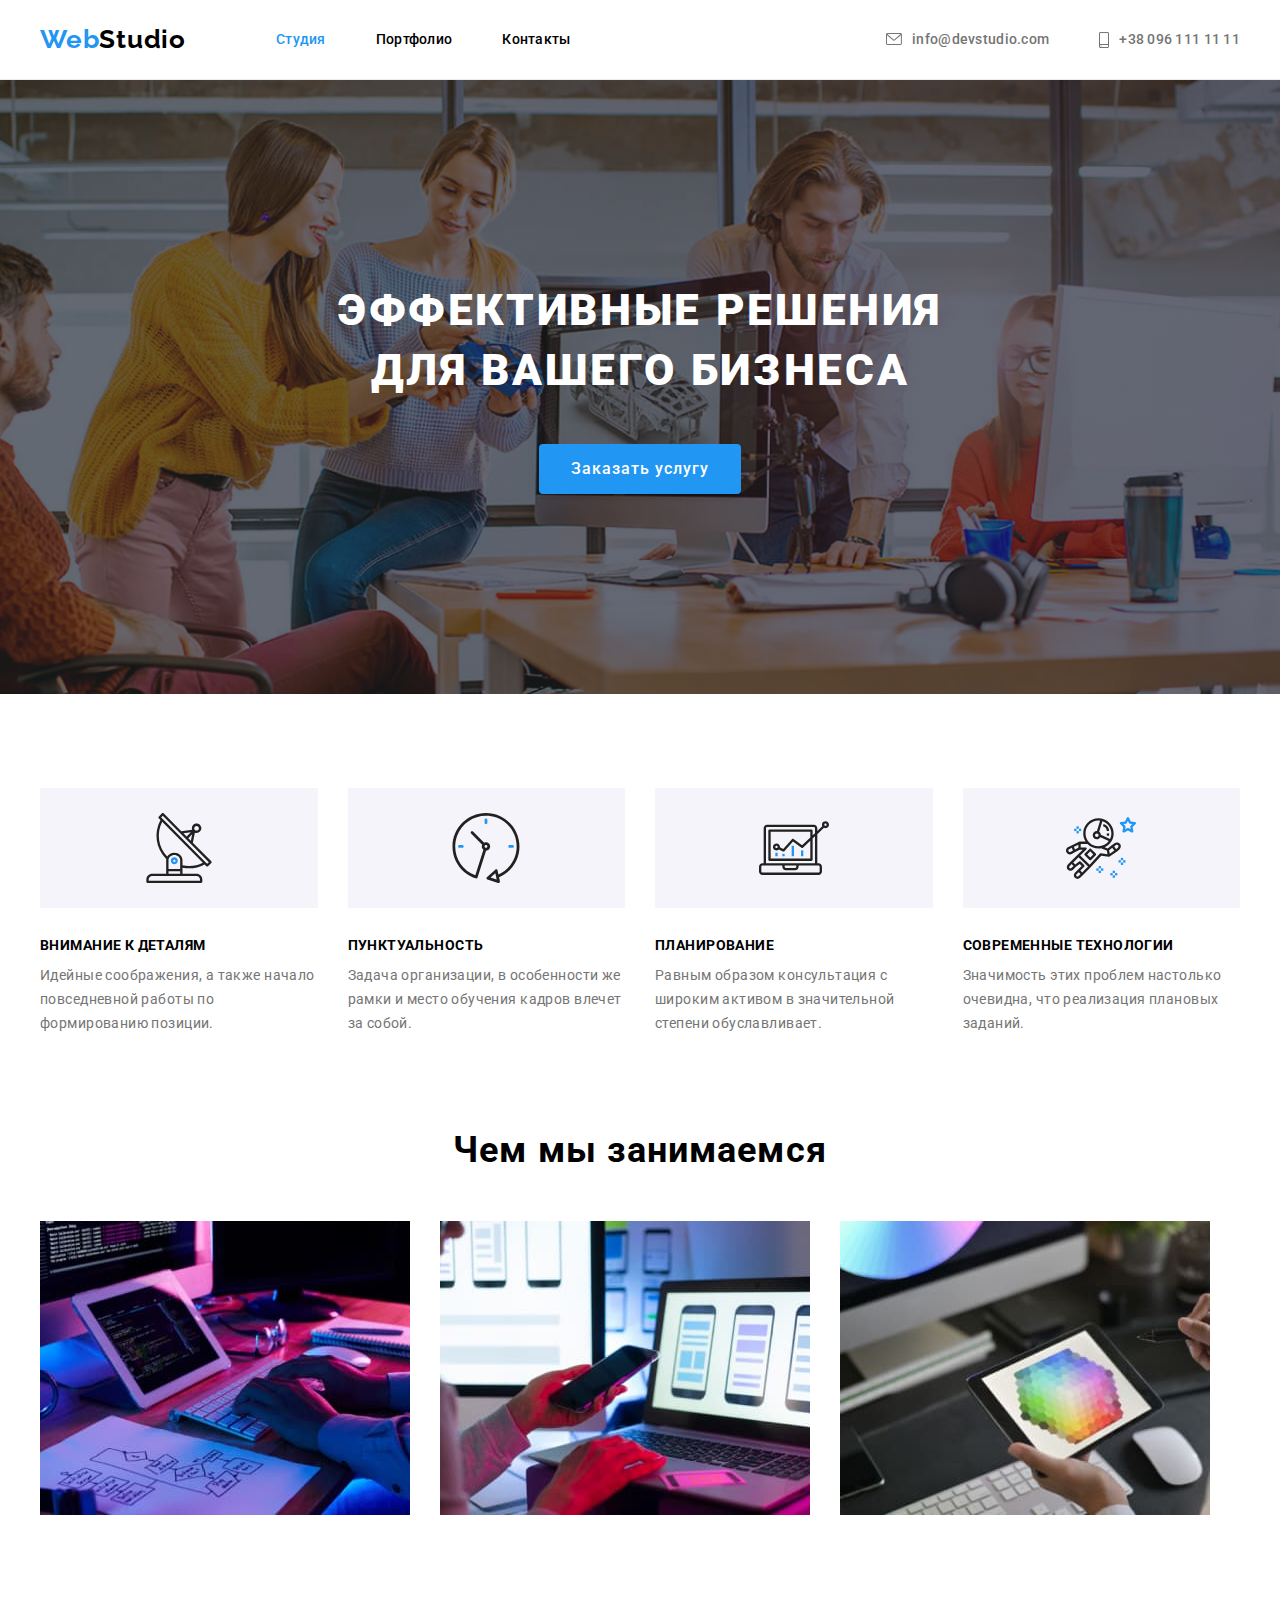
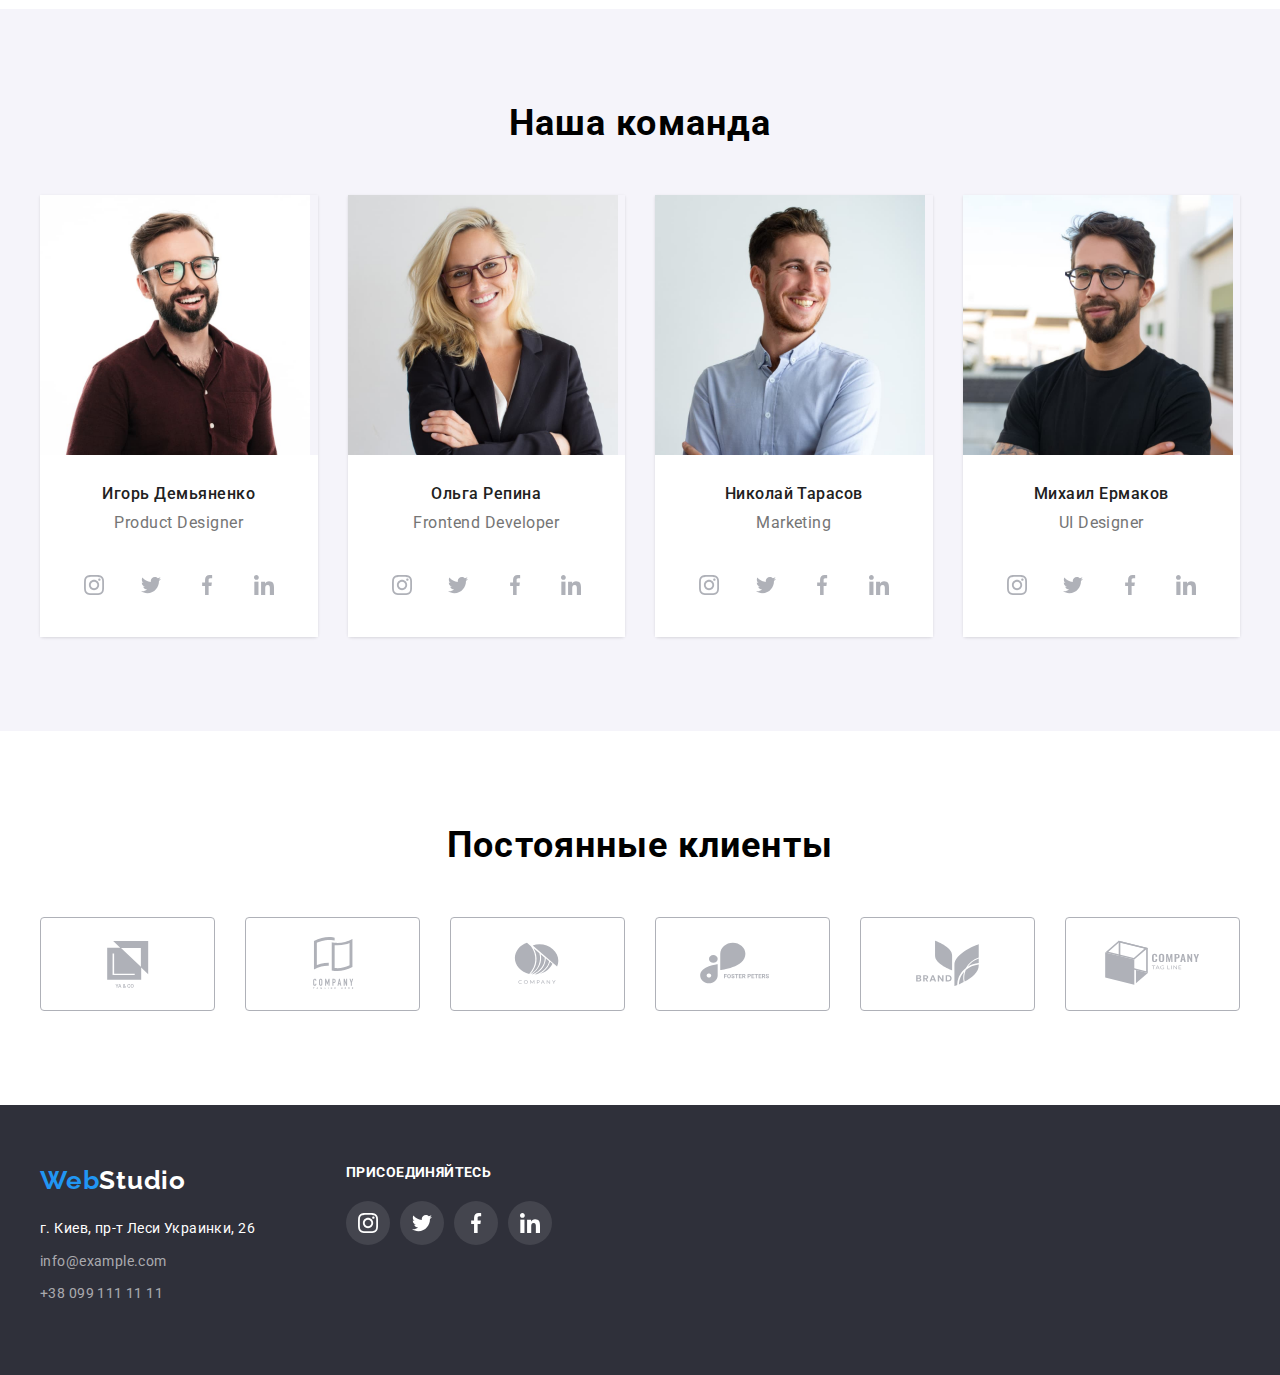
<file: index.html>
<!DOCTYPE html>
<html lang="en">
  <head>
    <meta charset="UTF-8" />
    <meta http-equiv="X-UA-Compatible" content="IE=edge" />
    <meta name="viewport" content="width=device-width, initial-scale=1.0" />
    <title>Главная</title>
    <link
      rel="stylesheet"
      href="https://cdnjs.cloudflare.com/ajax/libs/modern-normalize/1.1.0/modern-normalize.min.css"
      integrity="sha512-wpPYUAdjBVSE4KJnH1VR1HeZfpl1ub8YT/NKx4PuQ5NmX2tKuGu6U/JRp5y+Y8XG2tV+wKQpNHVUX03MfMFn9Q=="
      crossorigin="anonymous"
      referrerpolicy="no-referrer"
    />
    <link rel="preconnect" href="https://fonts.gstatic.com" />
    <link
      href="https://fonts.googleapis.com/css2?family=Raleway:wght@700&family=Roboto:wght@400;500;700;900&display=swap"
      rel="stylesheet"
    />
    <link rel="stylesheet" href="./css/style.css" />
  </head>
  <body>
    <!--HEADER-->

    <header class="page-header">
      <div class="container">
        <nav class="nav">
          <a href="./" class="page-logo">
            <span class="first-half-logo">Web</span><span>Studio</span>
          </a>

          <ul class="site-nav">
            <li class="nav-link">
              <a href="./" class="link link-current">Студия</a>
            </li>
            <li class="nav-link">
              <a href="./portfolio.html" class="link">Портфолио</a>
            </li>
            <li class="nav-link">
              <a href="./" class="link"> Контакты</a>
            </li>
          </ul>

          <ul class="contact-nav">
            <li class="nav-link-contact contact-email">
              <a href="mailto:info@devstudio.com" class="contact-item">
                <svg class="nav_icon" width="16" height="12">
                  <use href="./images/icons.svg#icon-envelope"></use>
                </svg>
                info@devstudio.com
              </a>
            </li>
            <li class="nav-link-contact contact-tel">
              <a href="tel:+380961111111" class="contact-item">
                <svg class="nav_icon" width="10" height="16">
                  <use href="./images/icons.svg#icon-smartphone"></use>
                </svg>
                +38 096 111 11 11
              </a>
            </li>
          </ul>
        </nav>
      </div>
    </header>

    <main>
      <!--HERO-->
      <section class="hero">
        <div class="container">
          <h1 class="hero-title">
            Эффективные решения <br />для вашего бизнеса
          </h1>
          <button type="button" class="button-primary">Заказать услугу</button>
        </div>
      </section>

      <!--ABOUT-->
      <section class="about-section">
        <div class="container">
          <h2 hidden>О нас</h2>
          <ul class="about">
            <li class="item icon-antenna">
              <h3 class="about-title">Внимание к деталям</h3>
              <p>
                Идейные соображения, а также начало повседневной работы по
                формированию позиции.
              </p>
            </li>
            <li class="item icon-clock">
              <h3 class="about-title">Пунктуальность</h3>
              <p>
                Задача организации, в особенности же рамки и место обучения
                кадров влечет за собой.
              </p>
            </li>
            <li class="item icon-diagram">
              <h3 class="about-title">Планирование</h3>
              <p>
                Равным образом консультация с широким активом в значительной
                степени обуславливает.
              </p>
            </li>
            <li class="item icon-astronaut">
              <h3 class="about-title">Современные технологии</h3>
              <p>
                Значимость этих проблем настолько очевидна, что реализация
                плановых заданий.
              </p>
            </li>
          </ul>
        </div>
      </section>

      <section class="container-section">
        <div class="container">
          <h2 class="work-title">Чем мы занимаемся</h2>
          <ul class="works">
            <li class="item">
              <img
                src="./images/about/tablet-on-the-table.jpg"
                alt="работающий планшет на столе"
                width="370"
              />
            </li>
            <li class="item">
              <img
                src="./images/about/work-on-the-laptop-and-phone.jpg"
                alt="работа на ноутбуке и телефоне"
                width="370"
              />
            </li>
            <li class="item">
              <img
                src="./images/about/colors-on-the-tablet.jpg"
                alt="цветная палитра на планшете"
                width="370"
              />
            </li>
          </ul>
        </div>
      </section>

      <!--TEAM-->

      <section class="team-section container-section">
        <div class="container">
          <h2>Наша команда</h2>
          <ul class="team-list">
            <li class="item team-card">
              <img
                src="./images/team/ihor.jpg"
                class="item-img"
                alt="Игорь Демьяненко"
                width="270"
              />
              <div class="team-item-content">
                <h3 class="name">Игорь Демьяненко</h3>
                <p lang="en" class="manager-desc">Product Designer</p>
                <ul class="social-list">
                  <li class="social-list-item">
                    <a href="" class="social-list-link">
                      <svg class="social-link-icon">
                        <use href="./images/icons.svg#icon-instagram"></use>
                      </svg>
                    </a>
                  </li>
                  <li class="social-list-item">
                    <a href="" class="social-list-link">
                      <svg class="social-link-icon">
                        <use href="./images/icons.svg#icon-twitter"></use>
                      </svg>
                    </a>
                  </li>
                  <li class="social-list-item">
                    <a href="" class="social-list-link">
                      <svg class="social-link-icon">
                        <use href="./images/icons.svg#icon-facebook"></use>
                      </svg>
                    </a>
                  </li>
                  <li class="social-list-item">
                    <a href="" class="social-list-link">
                      <svg class="social-link-icon">
                        <use href="./images/icons.svg#icon-linkedin"></use>
                      </svg>
                    </a>
                  </li>
                </ul>
              </div>
            </li>
            <li class="item team-card">
              <img
                src="./images/team/olha.jpg"
                class="item-img"
                alt="Ольга Репина"
                width="270"
              />
              <div class="team-item-content">
                <h3 class="name">Ольга Репина</h3>
                <p lang="en" class="manager-desc">Frontend Developer</p>
                <ul class="social-list">
                  <li class="social-list-item">
                    <a href="" class="social-list-link">
                      <svg class="social-link-icon">
                        <use href="./images/icons.svg#icon-instagram"></use>
                      </svg>
                    </a>
                  </li>
                  <li class="social-list-item">
                    <a href="" class="social-list-link">
                      <svg class="social-link-icon">
                        <use href="./images/icons.svg#icon-twitter"></use>
                      </svg>
                    </a>
                  </li>
                  <li class="social-list-item">
                    <a href="" class="social-list-link">
                      <svg class="social-link-icon">
                        <use href="./images/icons.svg#icon-facebook"></use>
                      </svg>
                    </a>
                  </li>
                  <li class="social-list-item">
                    <a href="" class="social-list-link">
                      <svg class="social-link-icon">
                        <use href="./images/icons.svg#icon-linkedin"></use>
                      </svg>
                    </a>
                  </li>
                </ul>
              </div>
            </li>
            <li class="item team-card">
              <img
                src="./images/team/nikolay.jpg"
                class="item-img"
                alt="Николай Тарасов"
                width="270"
              />
              <div class="team-item-content">
                <h3 class="name">Николай Тарасов</h3>
                <p lang="en" class="manager-desc">Marketing</p>
                <ul class="social-list">
                  <li class="social-list-item">
                    <a href="" class="social-list-link">
                      <svg class="social-link-icon">
                        <use href="./images/icons.svg#icon-instagram"></use>
                      </svg>
                    </a>
                  </li>
                  <li class="social-list-item">
                    <a href="" class="social-list-link">
                      <svg class="social-link-icon">
                        <use href="./images/icons.svg#icon-twitter"></use>
                      </svg>
                    </a>
                  </li>
                  <li class="social-list-item">
                    <a href="" class="social-list-link">
                      <svg class="social-link-icon">
                        <use href="./images/icons.svg#icon-facebook"></use>
                      </svg>
                    </a>
                  </li>
                  <li class="social-list-item">
                    <a href="" class="social-list-link">
                      <svg class="social-link-icon">
                        <use href="./images/icons.svg#icon-linkedin"></use>
                      </svg>
                    </a>
                  </li>
                </ul>
              </div>
            </li>
            <li class="item team-card">
              <img
                src="./images/team/michael.jpg"
                class="item-img"
                alt="Михаил Ермаков"
                width="270"
              />
              <div class="team-item-content">
                <h3 class="name">Михаил Ермаков</h3>
                <p lang="en" class="manager-desc">UI Designer</p>
                <ul class="social-list">
                  <li class="social-list-item">
                    <a href="" class="social-list-link">
                      <svg class="social-link-icon">
                        <use href="./images/icons.svg#icon-instagram"></use>
                      </svg>
                    </a>
                  </li>
                  <li class="social-list-item">
                    <a href="" class="social-list-link">
                      <svg class="social-link-icon">
                        <use href="./images/icons.svg#icon-twitter"></use>
                      </svg>
                    </a>
                  </li>
                  <li class="social-list-item">
                    <a href="" class="social-list-link">
                      <svg class="social-link-icon">
                        <use href="./images/icons.svg#icon-facebook"></use>
                      </svg>
                    </a>
                  </li>
                  <li class="social-list-item">
                    <a href="" class="social-list-link">
                      <svg class="social-link-icon">
                        <use href="./images/icons.svg#icon-linkedin"></use>
                      </svg>
                    </a>
                  </li>
                </ul>
              </div>
            </li>
          </ul>
        </div>
      </section>

      <!--CLIENTS-->

      <section class="container-section">
        <div class="container">
          <h2 class="work-title">Постоянные клиенты</h2>
          <ul class="clients">
            <li class="clients-item">
              <a href="" class="link clients-link">
                <svg class="clients-list-icon">
                  <use href="./images/icons.svg#icon-client-1"></use>
                </svg>
              </a>
            </li>
            <li class="clients-item">
              <a href="" class="link clients-link">
                <svg class="clients-list-icon">
                  <use href="./images/icons.svg#icon-client-2"></use>
                </svg>
              </a>
            </li>
            <li class="clients-item">
              <a href="" class="link clients-link">
                <svg class="clients-list-icon">
                  <use href="./images/icons.svg#icon-client-3"></use>
                </svg>
              </a>
            </li>
            <li class="clients-item">
              <a href="" class="link clients-link">
                <svg class="clients-list-icon">
                  <use href="./images/icons.svg#icon-client-4"></use>
                </svg>
              </a>
            </li>
            <li class="clients-item">
              <a href="" class="link clients-link">
                <svg class="clients-list-icon">
                  <use href="./images/icons.svg#icon-client-5"></use>
                </svg>
              </a>
            </li>
            <li class="clients-item">
              <a href="" class="link clients-link">
                <svg class="clients-list-icon">
                  <use href="./images/icons.svg#icon-client-6"></use>
                </svg>
              </a>
            </li>
          </ul>
        </div>
      </section>
    </main>

    <!--FOOTER-->
    <footer class="footer-page">
      <div class="container footer-container">
        <address class="footer-adress">
          <a href="./" class="page-logo">
            <span class="first-half-logo">Web</span
            ><span class="second-half-logo">Studio</span>
          </a>
          <ul class="footer-text-adress">
            <li>
              <a
                href="https://goo.gl/maps/CdUpNPRb44qNXqT29"
                target="_blank"
                rel="noopener noreferrer"
              >
                <p class="adress">г. Киев, пр-т Леси Украинки, 26</p>
              </a>
            </li>
            <li class="footer-contact">
              <a href="mailto:info@example.com">info@example.com</a>
            </li>
            <li class="footer-contact">
              <a href="tel:+380991111111">+38 099 111 11 11</a>
            </li>
          </ul>
        </address>
        
        <div class="footer-social">
          <h3 class="social-title">Присоединяйтесь</h3>
        <ul class="footer-social-icons">
          <li class="footer-social-item">
            <a href="" class="footer-social-link">
              <svg class="footer-social-icon">
                <use href="./images/icons.svg#icon-instagram"></use>
              </svg>
            </a>
          </li>
          <li class="footer-social-item">
            <a href="" class="footer-social-link">
              <svg class="footer-social-icon">
                <use href="./images/icons.svg#icon-twitter"></use>
              </svg>
            </a>
          </li>
          <li class="footer-social-item">
            <a href="" class="footer-social-link">
              <svg class="footer-social-icon">
                <use href="./images/icons.svg#icon-facebook"></use>
              </svg>
            </a>
          </li>
          <li class="footer-social-item">
            <a href="" class="footer-social-link">
              <svg class="footer-social-icon">
                <use href="./images/icons.svg#icon-linkedin"></use>
              </svg>
            </a>
          </li>
        </ul>
        </div>

      </div>
    </footer>
  </body>
</html>
</file>
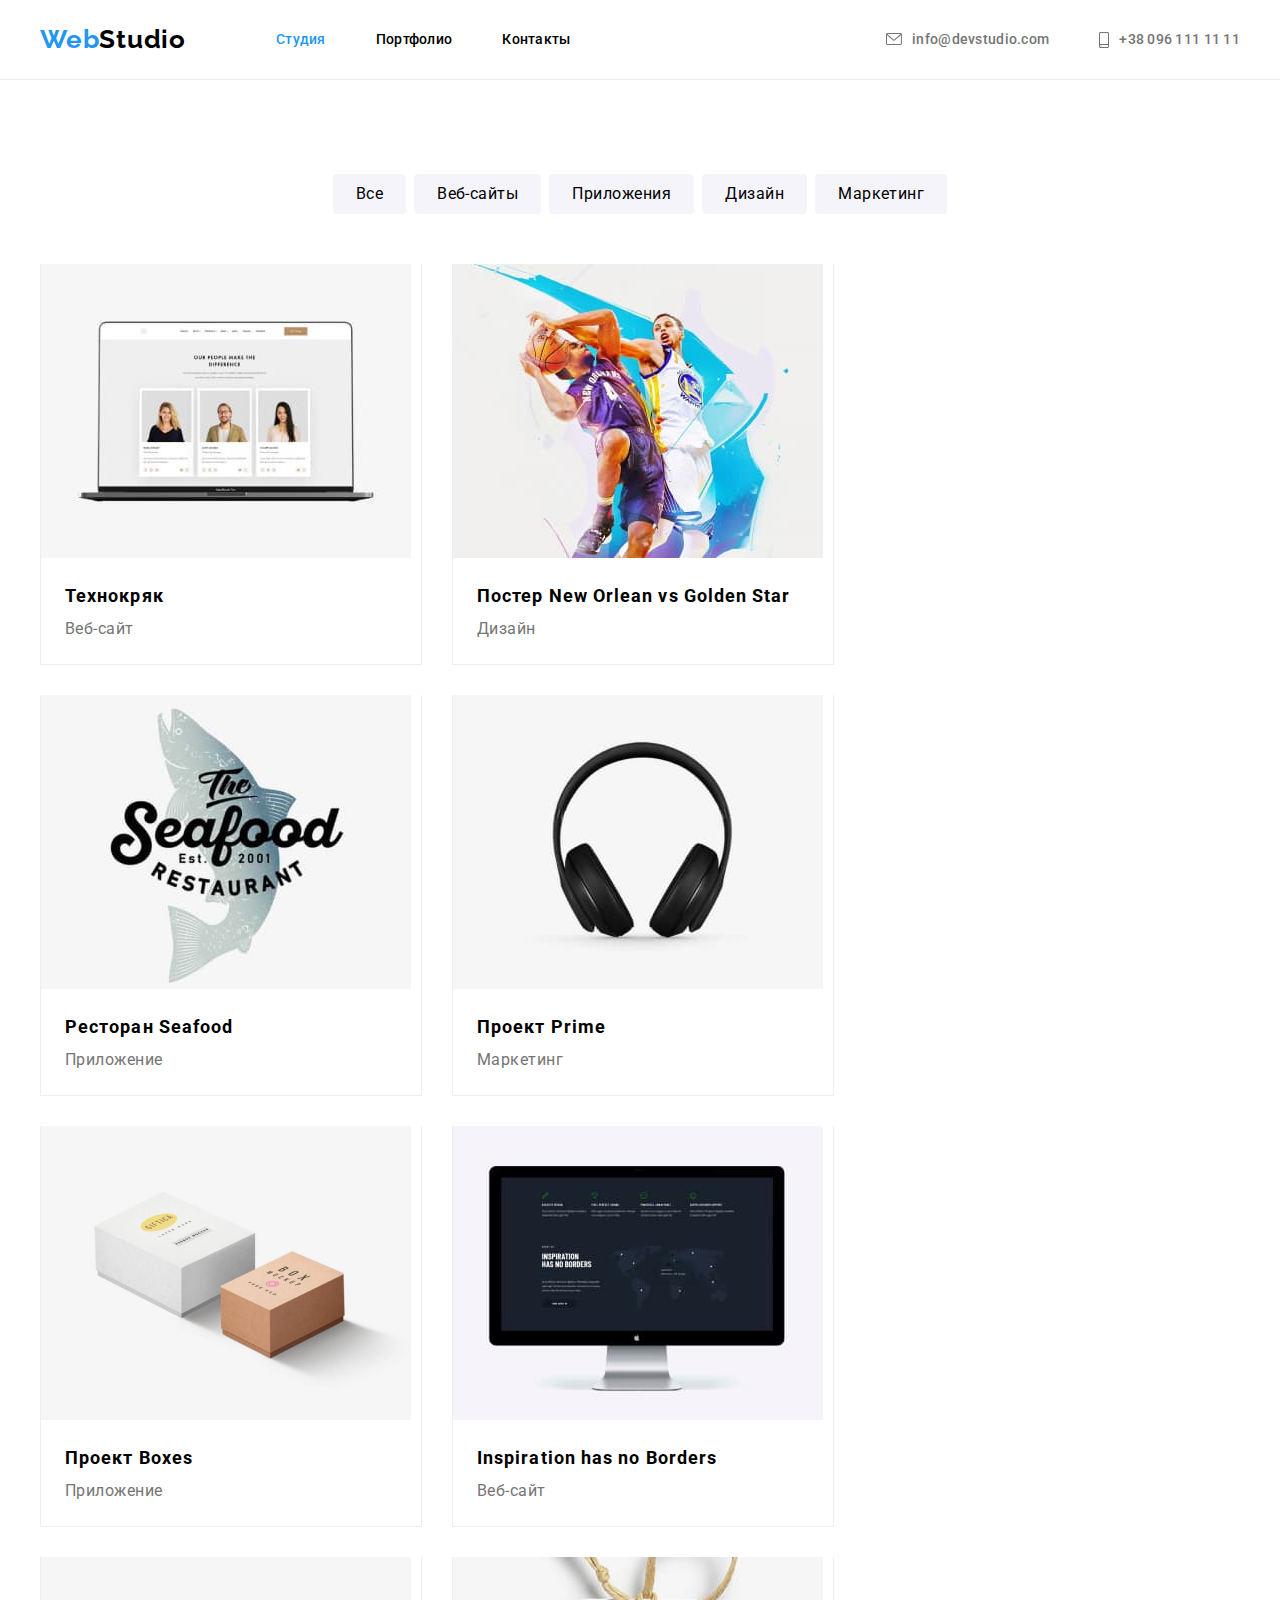
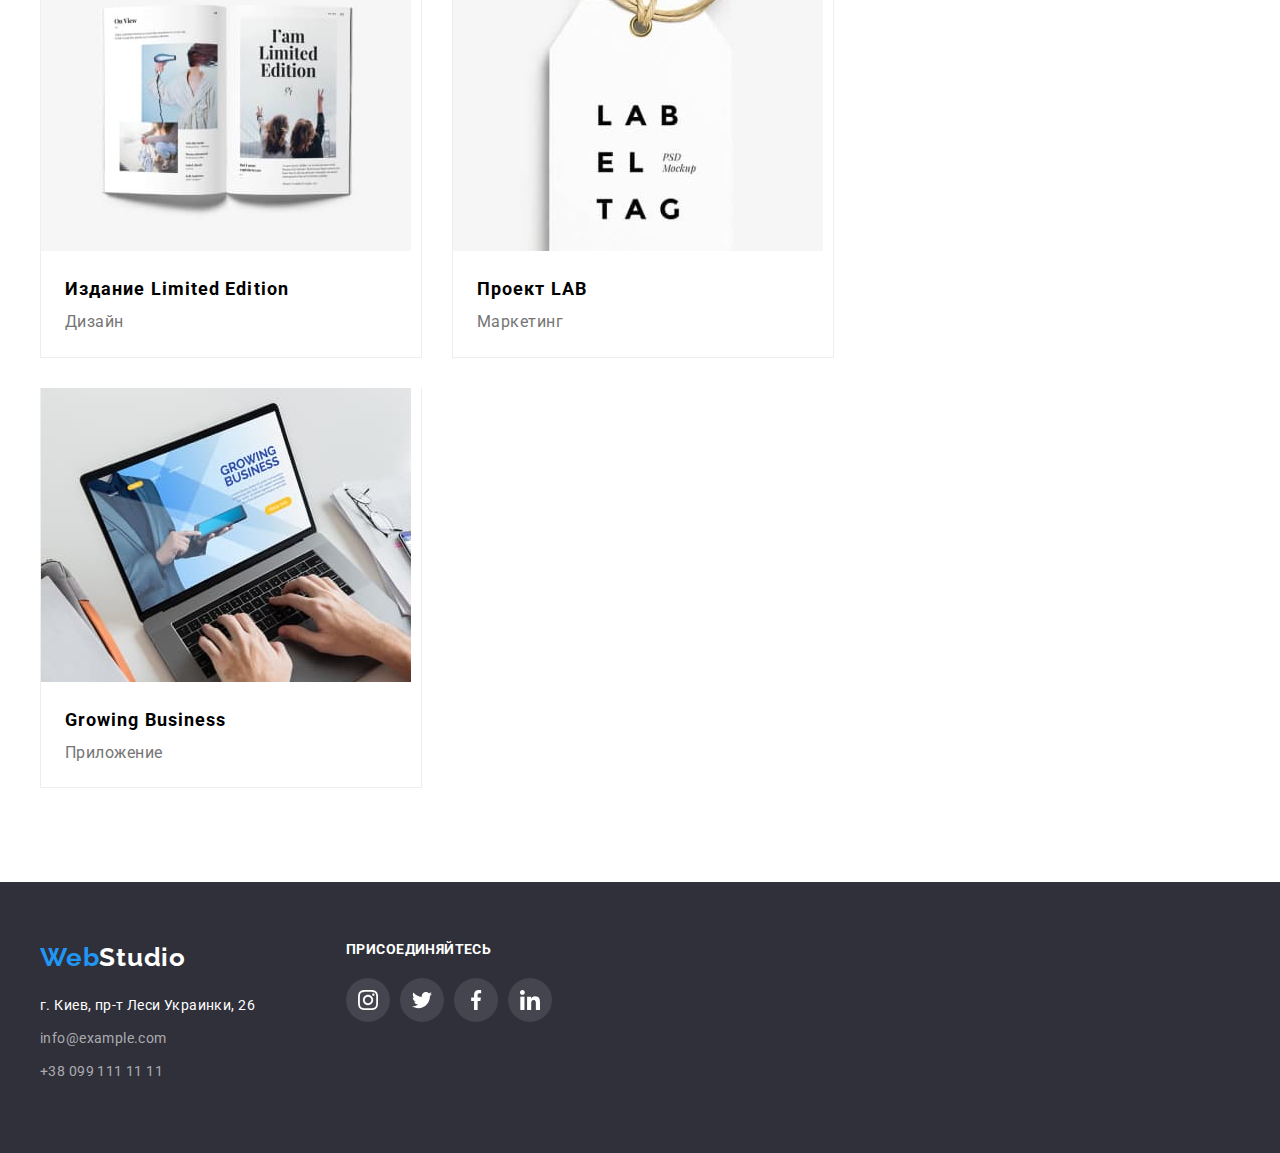
<file: portfolio.html>
<!DOCTYPE html>
<html lang="en">
  <head>
    <meta charset="UTF-8" />
    <meta http-equiv="X-UA-Compatible" content="IE=edge" />
    <meta name="viewport" content="width=device-width, initial-scale=1.0" />
    <title>Портфолио</title>
    <link
      rel="stylesheet"
      href="https://cdnjs.cloudflare.com/ajax/libs/modern-normalize/1.1.0/modern-normalize.min.css"
      integrity="sha512-wpPYUAdjBVSE4KJnH1VR1HeZfpl1ub8YT/NKx4PuQ5NmX2tKuGu6U/JRp5y+Y8XG2tV+wKQpNHVUX03MfMFn9Q=="
      crossorigin="anonymous"
      referrerpolicy="no-referrer"
    />
    <link rel="preconnect" href="https://fonts.gstatic.com" />
    <link
      href="https://fonts.googleapis.com/css2?family=Raleway:wght@700&family=Roboto:wght@400;500;700;900&display=swap"
      rel="stylesheet"
    />
    <link rel="stylesheet" href="./css/style.css" />
  </head>
  <body>
    <!--HEADER-->
    
    <header class="page-header">
      <div class="container">
        <nav class="nav">
          <a href="./" class="page-logo">
            <span class="first-half-logo">Web</span><span>Studio</span>
          </a>
    
          <ul class="site-nav">
            <li class="nav-link">
              <a href="./" class="link link-current">Студия</a>
            </li>
            <li class="nav-link">
              <a href="./portfolio.html" class="link">Портфолио</a>
            </li>
            <li class="nav-link">
              <a href="./" class="link"> Контакты</a>
            </li>
          </ul>
    
          <ul class="contact-nav">
            <li class="nav-link-contact contact-email">
              <a href="mailto:info@devstudio.com" class="contact-item">
                <svg class="nav_icon" width="16" height="12">
                  <use href="./images/icons.svg#icon-envelope"></use>
                </svg>
                info@devstudio.com
              </a>
            </li>
            <li class="nav-link-contact contact-tel">
              <a href="tel:+380961111111" class="contact-item">
                <svg class="nav_icon" width="10" height="16">
                  <use href="./images/icons.svg#icon-smartphone"></use>
                </svg>
                +38 096 111 11 11
              </a>
            </li>
          </ul>
        </nav>
      </div>
    </header>


    <main>
      <section class="container-section">
        <div class="container">
        <ul class="portfolio-nav">
          <li class="portfolio-nav-item">
            <button type="button" class="portfolio-button">Все</button>
          </li>
          <li class="portfolio-nav-item">
            <button type="button" class="portfolio-button">Веб-сайты</button>
          </li>
          <li class="portfolio-nav-item">
            <button type="button" class="portfolio-button">Приложения</button>
          </li>
          <li class="portfolio-nav-item">
            <button type="button" class="portfolio-button">Дизайн</button>
          </li>
          <li class="portfolio-nav-item">
            <button type="button" class="portfolio-button">Маркетинг</button>
          </li>
        </ul>

        <ul class="portfolio-works">
          <li class="portfolio-item">
            <a href="./">
              <img src="./images/portfolio/laptop.jpg" alt="laptop on the table" />
              <div class="portfolio-item-text">
              <h3 class="title-case">Технокряк</h3>
              <p class="case-description">Веб-сайт</p>
            </div>
      
            </a>
          </li>
          <li class="portfolio-item">
            <a href="./">
              <img src="./images/portfolio/basketball.jpg" alt="two players in basketball" />
              <div class="portfolio-item-text">
              <h3 class="title-case">Постер New Orlean vs Golden Star</h3>
              <p class="case-description">Дизайн</p>
            </div>
      
            </a>
          </li>
          <li class="portfolio-item">
            <a href="./">
              <img src="./images/portfolio/seafood.jpg" alt="logo of seafood" />
              <div class="portfolio-item-text">
              <h3 class="title-case">Ресторан Seafood</h3>
              <p class="case-description">Приложение</p>
            </div>
      
            </a>
          </li>
          <li class="portfolio-item">
            <a href="./">
              <img src="./images/portfolio/headphones.jpg" alt="headphones" />
              <div class="portfolio-item-text">
              <h3 class="title-case">Проект Prime</h3>
              <p class="case-description">Маркетинг</p>
            </div>
      
            </a>
          </li>
          <li class="portfolio-item">
            <a href="./">
              <img src="./images/portfolio/boxes.jpg" alt="two boxes" />
              <div class="portfolio-item-text">
              <h3 class="title-case">Проект Boxes</h3>
              <p class="case-description">Приложение</p>
            </div>
      
            </a>
          </li>
          <li class="portfolio-item">
            <a href="./">
              <img src="./images/portfolio/mac.jpg" alt="mac computer on the table" />
              <div class="portfolio-item-text">
              <h3 class="title-case">Inspiration has no Borders</h3>
              <p class="case-description">Веб-сайт</p>
            </div>
      
            </a>
          </li>
          <li class="portfolio-item">
            <a href="./">
              <img src="./images/portfolio/magazine.jpg" alt="opened magazine" />
              <div class="portfolio-item-text">
              <h3 class="title-case">Издание Limited Edition</h3>
              <p class="case-description">Дизайн</p>
            </div>
      
            </a>
          </li>
          <li class="portfolio-item">
            <a href="./">
              <img src="./images/portfolio/label.jpg" alt="paper label with rope" />
              <div class="portfolio-item-text">
              <h3 class="title-case">Проект LAB</h3>
              <p class="case-description">Маркетинг</p>
            </div>
      
            </a>
          </li>
          <li class="portfolio-item">
            <a href="./">
              <img src="./images/portfolio/laptop-working.jpg" alt="working on the laptop" />
              <div class="portfolio-item-text">
              <h3 class="title-case">Growing Business</h3>
              <p class="case-description">Приложение</p>
            </div>
      
            </a>
          </li>
          </div>
        </ul>
      </section>
    </main>

    <!--FOOTER-->
    <footer class="footer-page">
      <div class="container footer-container">
        <address class="footer-adress">
          <a href="./" class="page-logo">
            <span class="first-half-logo">Web</span><span class="second-half-logo">Studio</span>
          </a>
          <ul class="footer-text-adress">
            <li>
              <a href="https://goo.gl/maps/CdUpNPRb44qNXqT29" target="_blank" rel="noopener noreferrer">
                <p class="adress">г. Киев, пр-т Леси Украинки, 26</p>
              </a>
            </li>
            <li class="footer-contact">
              <a href="mailto:info@example.com">info@example.com</a>
            </li>
            <li class="footer-contact">
              <a href="tel:+380991111111">+38 099 111 11 11</a>
            </li>
          </ul>
        </address>
    
        <div class="footer-social">
          <h3 class="social-title">Присоединяйтесь</h3>
          <ul class="footer-social-icons">
            <li class="footer-social-item">
              <a href="" class="footer-social-link">
                <svg class="footer-social-icon">
                  <use href="./images/icons.svg#icon-instagram"></use>
                </svg>
              </a>
            </li>
            <li class="footer-social-item">
              <a href="" class="footer-social-link">
                <svg class="footer-social-icon">
                  <use href="./images/icons.svg#icon-twitter"></use>
                </svg>
              </a>
            </li>
            <li class="footer-social-item">
              <a href="" class="footer-social-link">
                <svg class="footer-social-icon">
                  <use href="./images/icons.svg#icon-facebook"></use>
                </svg>
              </a>
            </li>
            <li class="footer-social-item">
              <a href="" class="footer-social-link">
                <svg class="footer-social-icon">
                  <use href="./images/icons.svg#icon-linkedin"></use>
                </svg>
              </a>
            </li>
          </ul>
        </div>
    
      </div>
    </footer>
    </body>
    
    </html>
</file>
<file: css/style.css>
/* цвет основного текста #757575 */
/* вторичный цвет текста #212121 */
/* белый #FFFFFF  */
/* акцент #2196F3 */
/* вторичный цвет фона #F5F4FA */

h1, h2, h3, h4, h5, h6, p {
margin-top: 0;
margin-bottom: 0;
}

ul, ol {
  margin-top: 0;
  margin-bottom: 0;
  padding-left: 0;
}

img {
  display: block;
}

li {
  list-style: none;
}

a {
  text-decoration: none;
}

/* ========== ОСНОВНЫЕ ЗНАЧЕНИЯ ========== */

:root {
  --text-color: #757575;
  --secondary-color: #212121;
  --white-color: #ffffff;
  --accent-color: #2196f3;
  --secondary-background: #f5f4fa;
  --logo-font: 'Raleway', sans-serif;
  --button-color: #2196f3;
  --main-font: 'Robosto', sans-serif;
  --footer-backround: #2f303a;
  --social-icons: rgba(175, 177, 184, 1);

}

body {
  font-family: 'Roboto', 'Arial', 'Helvetica', sans-serif;
  font-style: normal;
  font-weight: normal;
  font-size: 14px;
  color: var(--secondary-color)
  background-color: var(--white-color);
  margin: 0px 0px;
}

/* ========== ЗНАЧЕНИЯ ХЭДЕРА ========== */

.container {
  width: 1200px;
  margin: 0 auto;
  padding-left: 15px;
  padding-right: 15px;
}

.page-header {
  padding-top: 24px;
  padding-bottom: 24px;
  border-bottom: solid #ECECEC 1px;
}

.nav {
  display: flex;
  align-items: center;
}

.page-logo {
  height: 31px;
  font-family: Raleway;
  font-weight: bold;
  font-size: 26px;
  line-height: 1.2;
  letter-spacing: 0.03em;

  margin-right: 90px;
}

.first-half-logo {
  color: #2196f3;
}

.second-half-logo {
  color: var(--white-color);
}

.site-nav,
.contact-nav {
  font-weight: 500;
  line-height: 1.14;
  letter-spacing: 0.02em;

  display: flex;
}

.nav-link {
  font-weight: 500;
  line-height: 1.14;
  letter-spacing: 0.02em;
}

.nav-link:not(:last-child) {
  margin-right: 50px;
}

.link:hover,
.link:focus {
  color: var(--accent-color);
}

.nav-link-contact {
  font-weight: 500;
  line-height: 1.14;
  letter-spacing: 0.02em;

  justify-content: center;
}

.nav-link-contact:not(:last-child) {
  margin-right: 50px;
}

.contact-item:hover,
.contact-item:focus {
  color: var(--accent-color);
}

.nav_icon {
  fill: currentColor;
  margin-right: 10px;
}

.contact-nav {
  font-weight: 500;
  font-size: 14px;
  line-height: 1.14;
  letter-spacing: 0.02em;
  color: var(--text-color);

  margin-left: auto;
}

.contact-item {
display: flex;
align-items: center;
justify-content: center;
}


/* ========== ЗНАЧЕНИЯ КНОПОК ========== */

.button-primary {
  font-family: inherit;
  color: var(--white-color);
  background-color: var(--accent-color);
  font-style: normal;
  font-weight: 500;
  font-size: 16px;
  line-height: 1.87;
  letter-spacing: 0.06em;
  border-radius: 4px;
  box-shadow: 0px 4px 4px rgba(0, 0, 0, 0.15);
  border: var(--button-color);
  padding: 10px 32px;
}

button {
    cursor: pointer;
}

.portfolio-button:hover,
.portfolio-button:focus {
  color: var(--white-color);
  background-color: var(--accent-color);
  border-color: var(--accent-color);
  border-radius: 4px;
}

.portfolio-button {
  font-family: inherit;
  font-size: 16px;
  line-height: 1.62;
  letter-spacing: 0.03em;
  padding: 6px 22px;
  border: solid 1px;
  background-color: var(--secondary-background);
  border-color: var(--secondary-background);
  border-radius: 4px;
}

.portfolio-nav-item:not(:last-child) {
margin-right: 8px;
}

/* ========== ЗНАЧЕНИЯ ОСНОВНЫХ СЕКЦИЙ ========== */

.hero {
  font-size: 44px;
  line-height: 1.36;
  text-align: center;
  letter-spacing: 0.06em;
  text-transform: uppercase;
  color: var(--white-color);
  background-color: var(--secondary-color);
  padding-top: 200px;
  padding-bottom: 200px;
  background-image: linear-gradient(to right, 
  rgba(47,58,57,0.4), rgba(47,48,58,0.4)),
  url('../images/index/background-img.png');
  background-position: center;
  background-repeat: no-repeat;
  background-size: cover;
  max-width: 1600px;
  margin-left: auto;
  margin-right: auto;
}

.hero-title {
  font-weight: 900;
  font-size: 44px;
  line-height: 60px;
  margin: 0px auto 30px auto;
}

.about {
  display: flex;
  justify-content: space-between;
  margin-left: -30px;
}

.item {
  margin-left: 30px;
  flex-basis: calc((100% - 120px) / 4);
}

.icon-antenna::before {
  display: block;
  content: "";
  height: 120px;
  background-repeat: no-repeat;
  background-position: center;
  background-color: var(--secondary-background);
  background-image: url(../images/index/antenna.svg);
  margin-bottom: 30px;
}

.icon-clock::before {
  display: block;
  content: "";
  height: 120px;
  background-repeat: no-repeat;
  background-position: center;
  background-color: var(--secondary-background);
  background-image: url(../images/index/clock.svg);
  margin-bottom: 30px;
}

.icon-diagram::before {
  display: block;
  content: "";
  height: 120px;
  background-repeat: no-repeat;
  background-position: center;
  background-color: var(--secondary-background);
  background-image: url(../images/index/diagram.svg);
  margin-bottom: 30px;
}

.icon-astronaut::before {
  display: block;
  content: "";
  height: 120px;
  background-repeat: no-repeat;
  background-position: center;
  background-color: var(--secondary-background);
  background-image: url(../images/index/astronaut.svg);
  margin-bottom: 30px;
}

.work-title {
  margin-bottom: 50px;
}

.works {
  display: flex;
  flex-wrap: wrap;
  margin-left: -30px;

}

.team-section {
  background-color: var(--secondary-background);
}

.team-list {
    display: flex;
    flex-wrap: wrap;
    margin-left: -30px;
    justify-content: center;
}

.container-section {
  padding-top: 94px;
  padding-bottom: 94px;
}

.about-section {
    padding-top: 94px;
}

.team-card {
  text-align: center;
  box-shadow: 0px 2px 1px 0px rgba(0, 0, 0, 0.2);
  box-shadow: 0px 1px 1px 0px rgba(0, 0, 0, 0.14);
  box-shadow: 0px 1px 3px 0px rgba(0, 0, 0, 0.12);
  border-radius: 0px 0px 4px 4px;
}

.team-item-content {
  background-color: #ffffff;
  padding-left: 32px;
  padding-right: 32px;

}

.name {
font-style: normal;
font-weight: 500;
font-size: 16px;
line-height: 1.18;
letter-spacing: 0.03em;
color: var(--secondary-color);
margin-bottom: 10px;
padding-top: 30px;
}

.manager-desc {
  font-size: 16px;
  line-height: 1.18;
  letter-spacing: 0.03em;
  margin-bottom: 30px;
}

















.social-list {
  display: flex;
  padding-bottom: 30px;
  justify-content: space-between;
}

.social-link-icon {
  width: 20px;
  height: 20px;
}

.social-list-link {
  fill: var(--social-icons);
  display: flex;
  align-items: center;
  justify-content: center;
  width: 44px;
  height: 44px;
  border-radius: 50%;
 
}

.social-list-link:hover,
.social-list-link:focus {
  background-color: var(--accent-color);
  fill: #ffffff;
}

.title-case {
  font-weight: bold;
  font-size: 18px;
  line-height: 2;
  letter-spacing: 0.06em;
}

.case-description {
    font-size: 16px;
    line-height: 1.87;
}

.clients {
  display: flex;
  justify-content: center;
  margin-left: -30px;

}

.clients-item {
    flex-basis: calc((100% - 180px) / 6);
    width: 170px;
    margin-left: 30px;
}

.clients-link {
  height: 92px;
  display: flex;
  justify-content: center;
  align-items: center;
  color: var(--social-icons);
  border-radius: 4px;
  border: 1px solid var(--social-icons);
}

.clients-link:hover,
.clients-link:focus {
  border-color: var(--accent-color);;
  fill: var(--accent-color);
}

.clients-list-icon {
  fill: currentColor;
  width: 170px;
height: 92px;
}

.clients-list-icon:hover,
.clients-list-icon:focus {
  color: var(--accent-color);;
}

.portfolio-nav {
    display: flex;
    justify-content: center;
    margin-bottom: 50px;
}

.portfolio-works {
    display: flex;
    flex-wrap: wrap;
    margin-left: -30px;
    margin-top: -30px;
}

.portfolio-item {
  flex-basis: calc(100% / 3 - 30px);
    width: 370px;
  border-bottom: solid 1px #EEEEEE;
  border-left: solid 1px #EEEEEE;
  border-right: solid 1px #EEEEEE;
  margin-top: 30px;
  margin-left: 30px;
}

.portfolio-item:hover,
.portfolio-item:focus {
  box-shadow: 1px 4px 6px 0px rgba(0, 0, 0, 0.16);
  box-shadow: 0px 4px 4px 0px rgba(0, 0, 0, 0.06);
  box-shadow: 0px 1px 1px 0px rgba(0, 0, 0, 0.12);
}

.portfolio-item-text {
  padding: 20px 24px;
}

/* ========== ЗНАЧЕНИЯ ФУТЕРА ========== */

.footer-page {
  display: flex;
  align-items: center;
  color: var(--white-color);
  background-color: var(--footer-backround);
  padding-top: 60px;
  padding-bottom: 60px;
}

.footer-container {
  display: flex;

}

.footer-adress {
  font-style: normal;
  line-height: 1.71;
  letter-spacing: 0.03em;
  margin-right: 70px;
}

.footer-text-adress {
  margin-top: 20px;
  margin-bottom: 9px;
}

.adress {
  margin-bottom: 9px;
  color: var(--white-color);
}

.footer-contact {
  margin-bottom: 9px;
  color: rgba(255, 255, 255, 0.6);
}

.footer-social-icons {
  display: flex;
  justify-content: space-around;
}

.footer-social-link {
  fill: var(--white-color);
  display: flex;
  align-items: center;
  justify-content: center;
  width: 44px;
  height: 44px;
  border-radius: 50%;
 background-color: rgba(255, 255, 255, 0.1)
}

.footer-social-item:not(:last-child) {
margin-right: 10px;
}

.footer-social-link:hover,
.footer-social-link:focus {
  background-color: var(--accent-color);
}

.footer-social-icon {
  width: 20px;
  height: 20px;
}

.footer-contact:hover,
.footer-contact:focus {
  color: var(--accent-color);
}

/* ========== ЗНАЧЕНИЯ ЭЛЕМЕНТОВ ========== */

.link-current {
  color: var(--accent-color);
}

h2 {
  font-weight: bold;
  font-size: 36px;
  line-height: 1.16;
  letter-spacing: 0.03em;
  margin-bottom: 50px;
  text-align: center;
}

h3.about-title {
  font-weight: bold;
  font-size: 14px;
  line-height: 1.14;
  letter-spacing: 0.03em;
  text-transform: uppercase;
  margin-bottom: 10px;
}

h3.social-title {
  color: var(--white-color);
  font-weight: bold;
  font-size: 14px;
  line-height: 1.14;
  letter-spacing: 0.03em;
  text-transform: uppercase;
  margin-bottom: 20px;
}

a {
  text-decoration: none;
    color: inherit;
}

p {
  line-height: 1.71;
  letter-spacing: 0.03em;
  color: var(--text-color);
}
</file>
